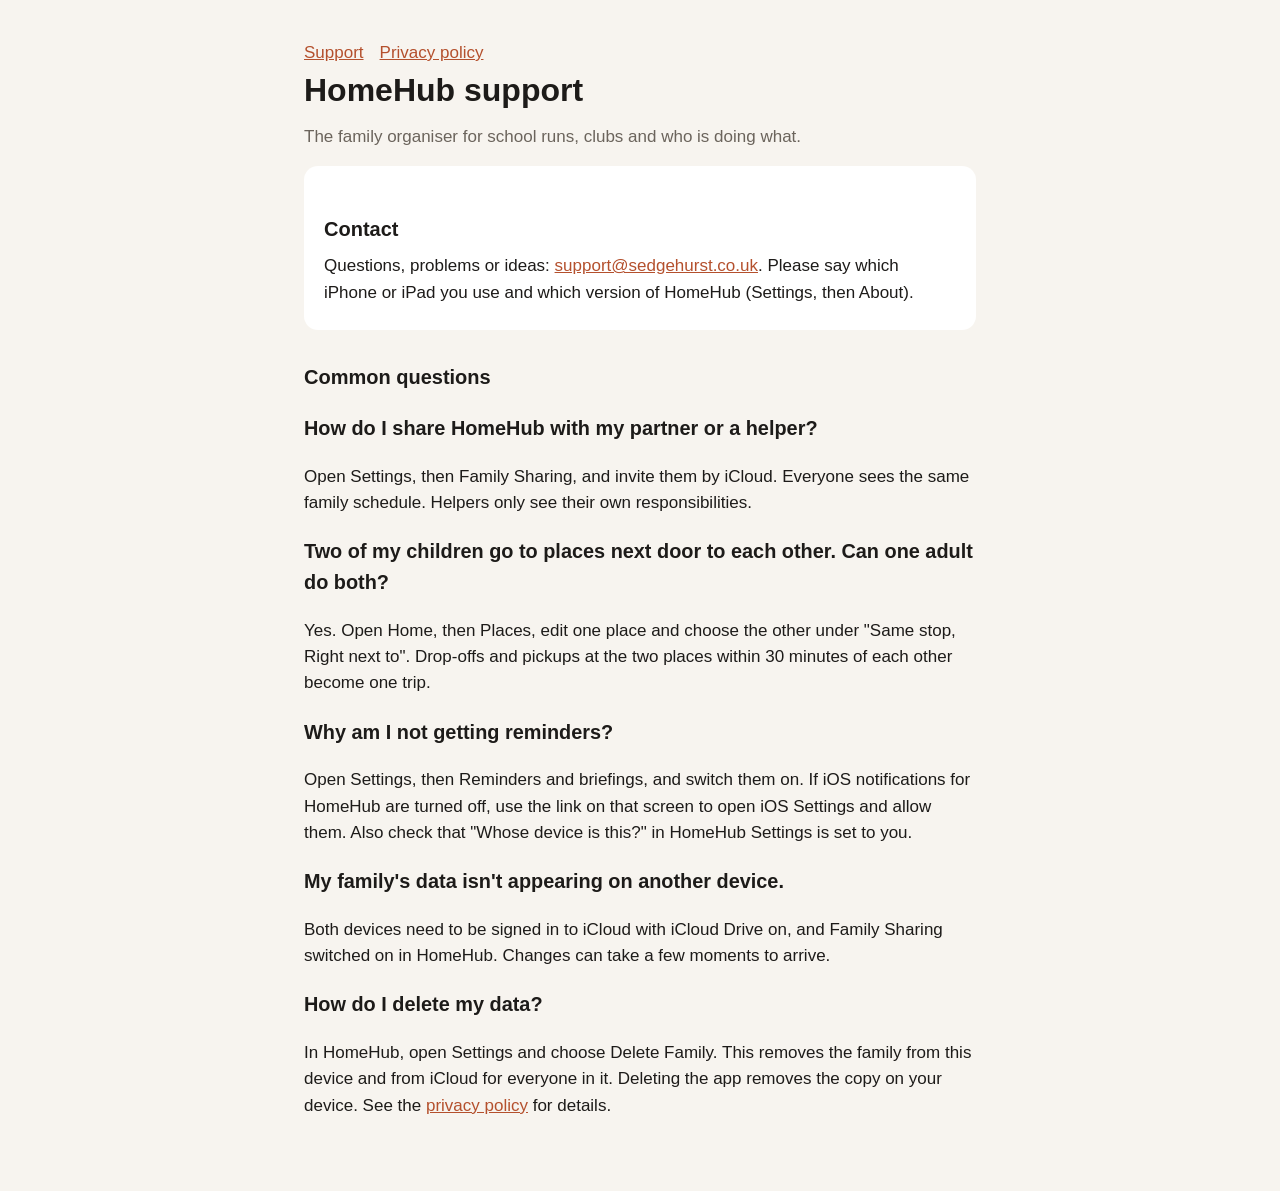
<file: index.html>
<!doctype html>
<html lang="en-GB">
<head>
<meta charset="utf-8">
<meta name="viewport" content="width=device-width, initial-scale=1">
<title>HomeHub support</title>
<link rel="stylesheet" href="style.css">
</head>
<body>
<main>
<nav><a href="index.html">Support</a><a href="privacy.html">Privacy policy</a></nav>
<h1>HomeHub support</h1>
<p class="muted">The family organiser for school runs, clubs and who is doing what.</p>

<div class="card">
<h2>Contact</h2>
<p>Questions, problems or ideas: <a href="mailto:support@sedgehurst.co.uk">support@sedgehurst.co.uk</a>. Please say which iPhone or iPad you use and which version of HomeHub (Settings, then About).</p>
</div>

<h2>Common questions</h2>

<h3>How do I share HomeHub with my partner or a helper?</h3>
<p>Open Settings, then Family Sharing, and invite them by iCloud. Everyone sees the same family schedule. Helpers only see their own responsibilities.</p>

<h3>Two of my children go to places next door to each other. Can one adult do both?</h3>
<p>Yes. Open Home, then Places, edit one place and choose the other under "Same stop, Right next to". Drop-offs and pickups at the two places within 30 minutes of each other become one trip.</p>

<h3>Why am I not getting reminders?</h3>
<p>Open Settings, then Reminders and briefings, and switch them on. If iOS notifications for HomeHub are turned off, use the link on that screen to open iOS Settings and allow them. Also check that "Whose device is this?" in HomeHub Settings is set to you.</p>

<h3>My family's data isn't appearing on another device.</h3>
<p>Both devices need to be signed in to iCloud with iCloud Drive on, and Family Sharing switched on in HomeHub. Changes can take a few moments to arrive.</p>

<h3>How do I delete my data?</h3>
<p>In HomeHub, open Settings and choose Delete Family. This removes the family from this device and from iCloud for everyone in it. Deleting the app removes the copy on your device. See the <a href="privacy.html">privacy policy</a> for details.</p>
</main>
</body>
</html>
</file>
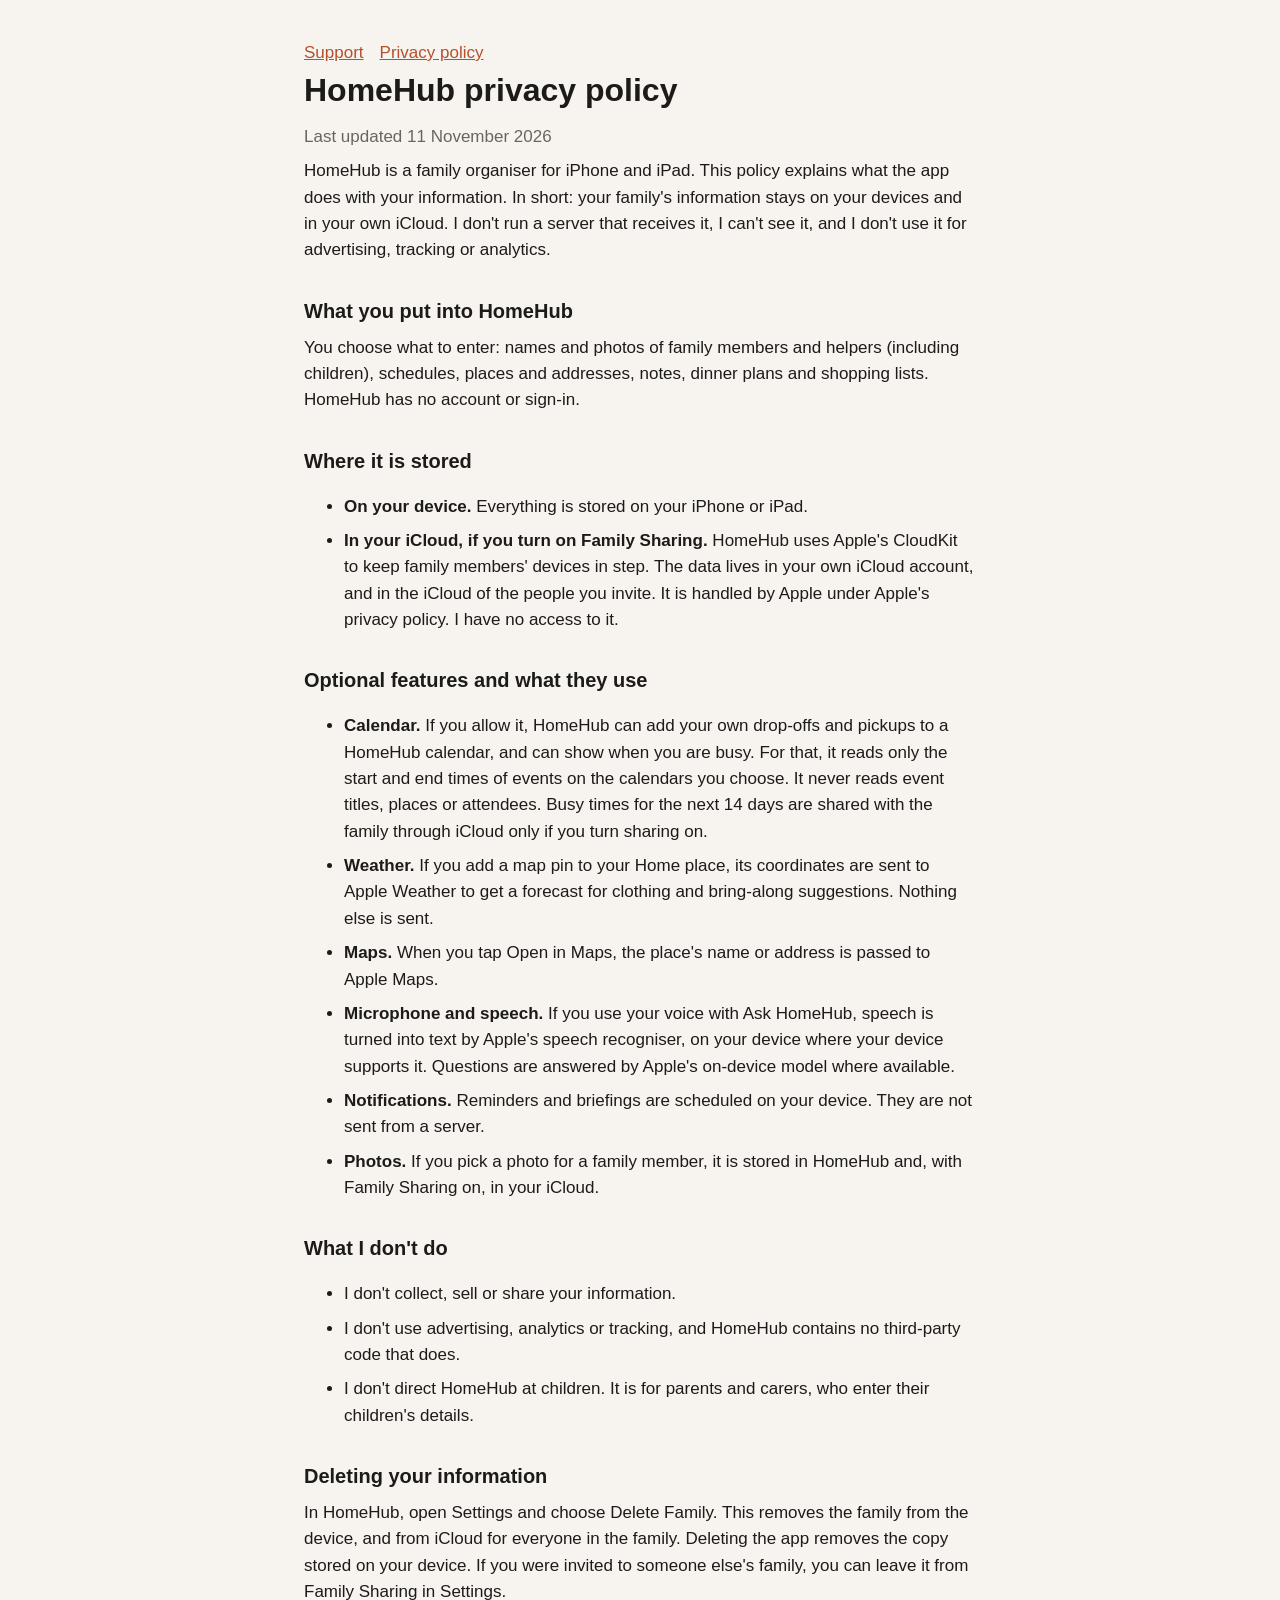
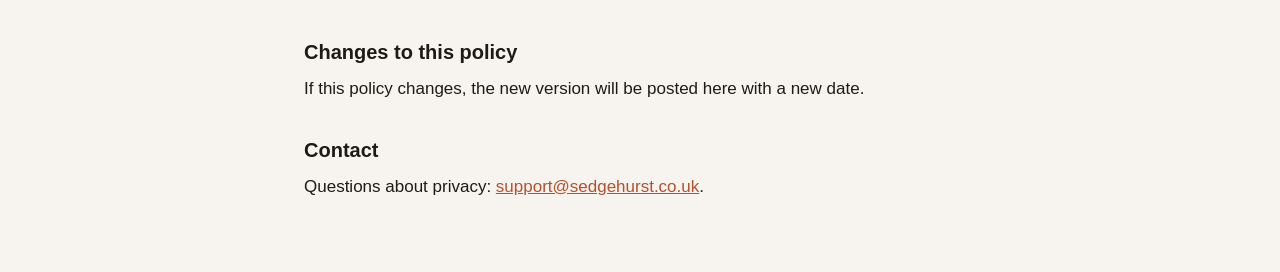
<file: privacy.html>
<!doctype html>
<html lang="en-GB">
<head>
<meta charset="utf-8">
<meta name="viewport" content="width=device-width, initial-scale=1">
<title>HomeHub privacy policy</title>
<link rel="stylesheet" href="style.css">
</head>
<body>
<main>
<nav><a href="index.html">Support</a><a href="privacy.html">Privacy policy</a></nav>
<h1>HomeHub privacy policy</h1>
<p class="muted">Last updated 11 November 2026</p>

<p>HomeHub is a family organiser for iPhone and iPad. This policy explains what the app does with your information. In short: your family's information stays on your devices and in your own iCloud. I don't run a server that receives it, I can't see it, and I don't use it for advertising, tracking or analytics.</p>

<h2>What you put into HomeHub</h2>
<p>You choose what to enter: names and photos of family members and helpers (including children), schedules, places and addresses, notes, dinner plans and shopping lists. HomeHub has no account or sign-in.</p>

<h2>Where it is stored</h2>
<ul>
<li><strong>On your device.</strong> Everything is stored on your iPhone or iPad.</li>
<li><strong>In your iCloud, if you turn on Family Sharing.</strong> HomeHub uses Apple's CloudKit to keep family members' devices in step. The data lives in your own iCloud account, and in the iCloud of the people you invite. It is handled by Apple under Apple's privacy policy. I have no access to it.</li>
</ul>

<h2>Optional features and what they use</h2>
<ul>
<li><strong>Calendar.</strong> If you allow it, HomeHub can add your own drop-offs and pickups to a HomeHub calendar, and can show when you are busy. For that, it reads only the start and end times of events on the calendars you choose. It never reads event titles, places or attendees. Busy times for the next 14 days are shared with the family through iCloud only if you turn sharing on.</li>
<li><strong>Weather.</strong> If you add a map pin to your Home place, its coordinates are sent to Apple Weather to get a forecast for clothing and bring-along suggestions. Nothing else is sent.</li>
<li><strong>Maps.</strong> When you tap Open in Maps, the place's name or address is passed to Apple Maps.</li>
<li><strong>Microphone and speech.</strong> If you use your voice with Ask HomeHub, speech is turned into text by Apple's speech recogniser, on your device where your device supports it. Questions are answered by Apple's on-device model where available.</li>
<li><strong>Notifications.</strong> Reminders and briefings are scheduled on your device. They are not sent from a server.</li>
<li><strong>Photos.</strong> If you pick a photo for a family member, it is stored in HomeHub and, with Family Sharing on, in your iCloud.</li>
</ul>

<h2>What I don't do</h2>
<ul>
<li>I don't collect, sell or share your information.</li>
<li>I don't use advertising, analytics or tracking, and HomeHub contains no third-party code that does.</li>
<li>I don't direct HomeHub at children. It is for parents and carers, who enter their children's details.</li>
</ul>

<h2>Deleting your information</h2>
<p>In HomeHub, open Settings and choose Delete Family. This removes the family from the device, and from iCloud for everyone in the family. Deleting the app removes the copy stored on your device. If you were invited to someone else's family, you can leave it from Family Sharing in Settings.</p>

<h2>Changes to this policy</h2>
<p>If this policy changes, the new version will be posted here with a new date.</p>

<h2>Contact</h2>
<p>Questions about privacy: <a href="mailto:support@sedgehurst.co.uk">support@sedgehurst.co.uk</a>.</p>
</main>
</body>
</html>
</file>
<file: style.css>
:root { color-scheme: light dark; --bg:#f7f4ef; --fg:#1d1b19; --muted:#6b645c; --accent:#b4502d; --card:#ffffff; }
@media (prefers-color-scheme: dark) { :root { --bg:#1b1917; --fg:#f1ede7; --muted:#a39b91; --accent:#e08a66; --card:#262320; } }
body { margin:0; background:var(--bg); color:var(--fg); font:17px/1.55 -apple-system, "Helvetica Neue", Arial, sans-serif; }
main { max-width:42rem; margin:0 auto; padding:2.5rem 1rem 4rem; }
h1 { font-size:2rem; margin:0 0 .25rem; }
h2 { font-size:1.25rem; margin:2rem 0 .5rem; }
p, li { margin:.5rem 0; }
.muted { color:var(--muted); }
a { color:var(--accent); }
.card { background:var(--card); border-radius:14px; padding:1rem 1.25rem; margin:1rem 0; }
nav a { margin-right:1rem; }
</file>
